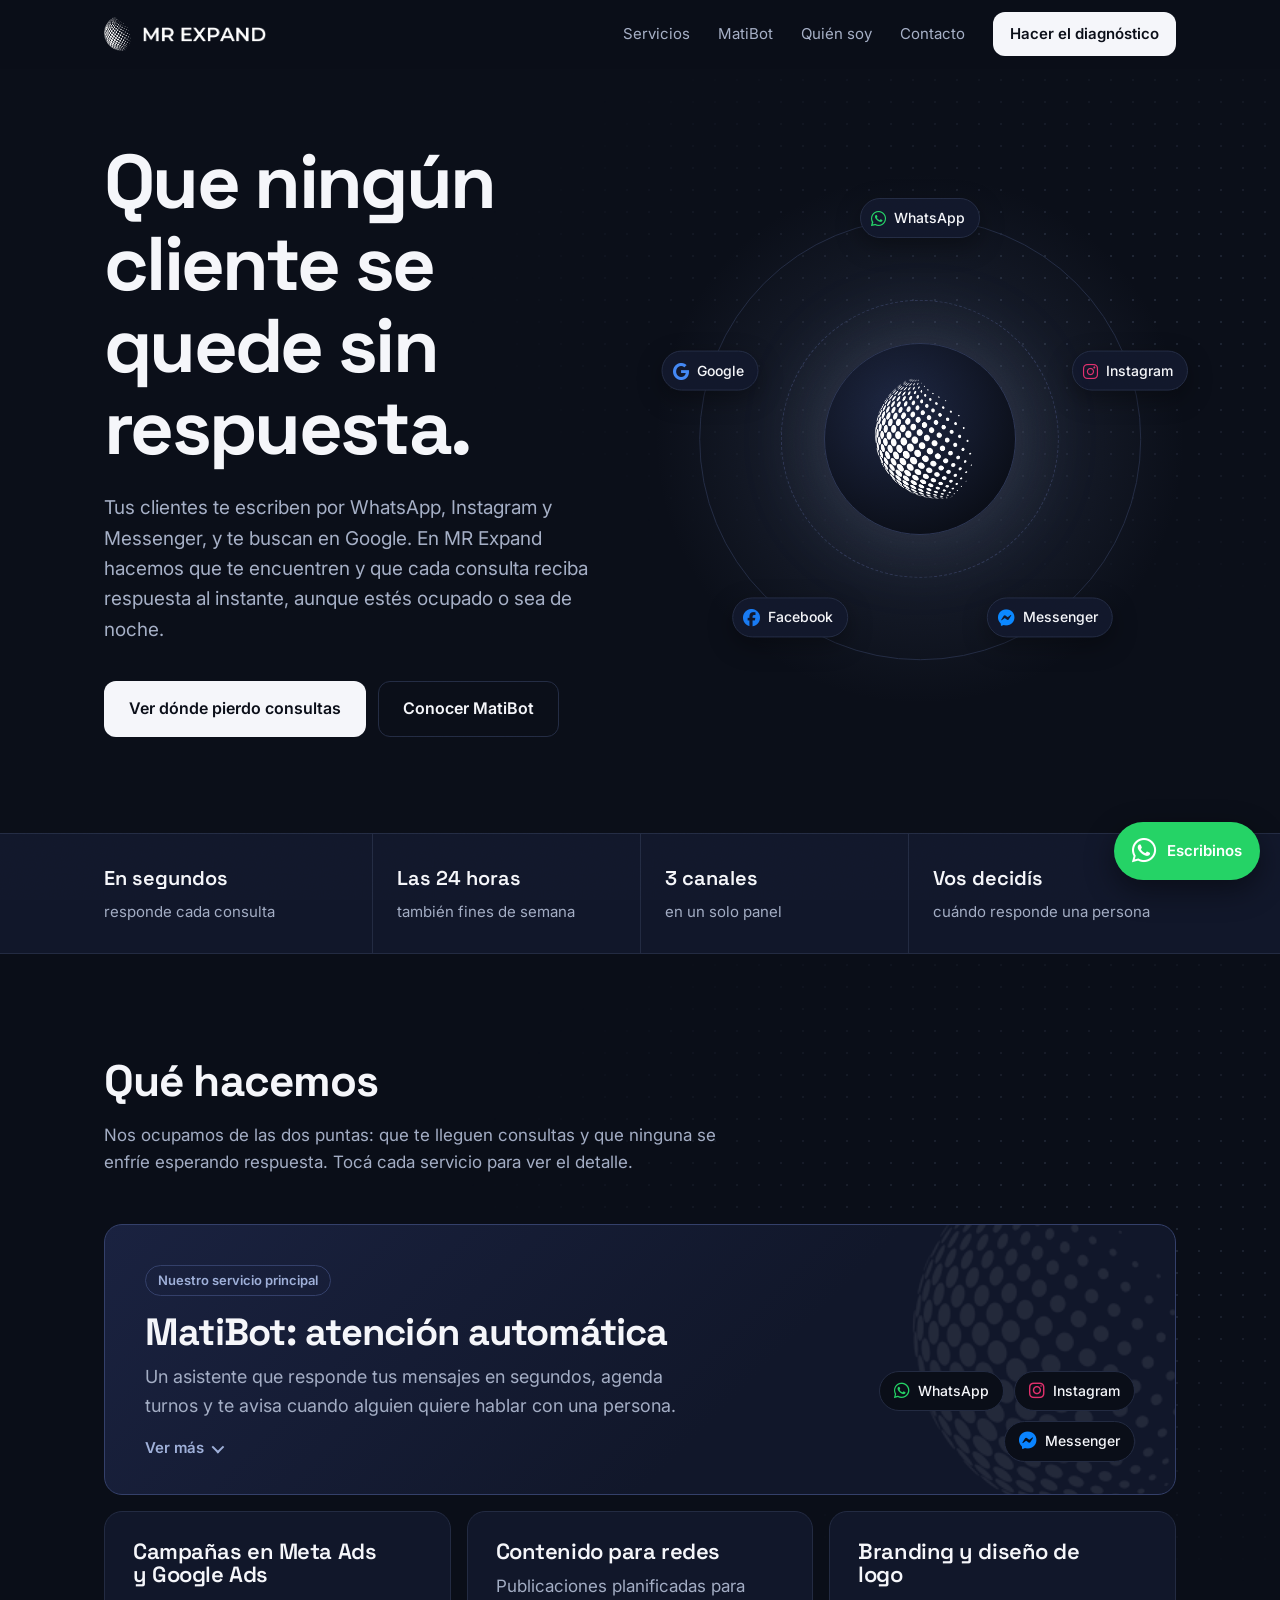
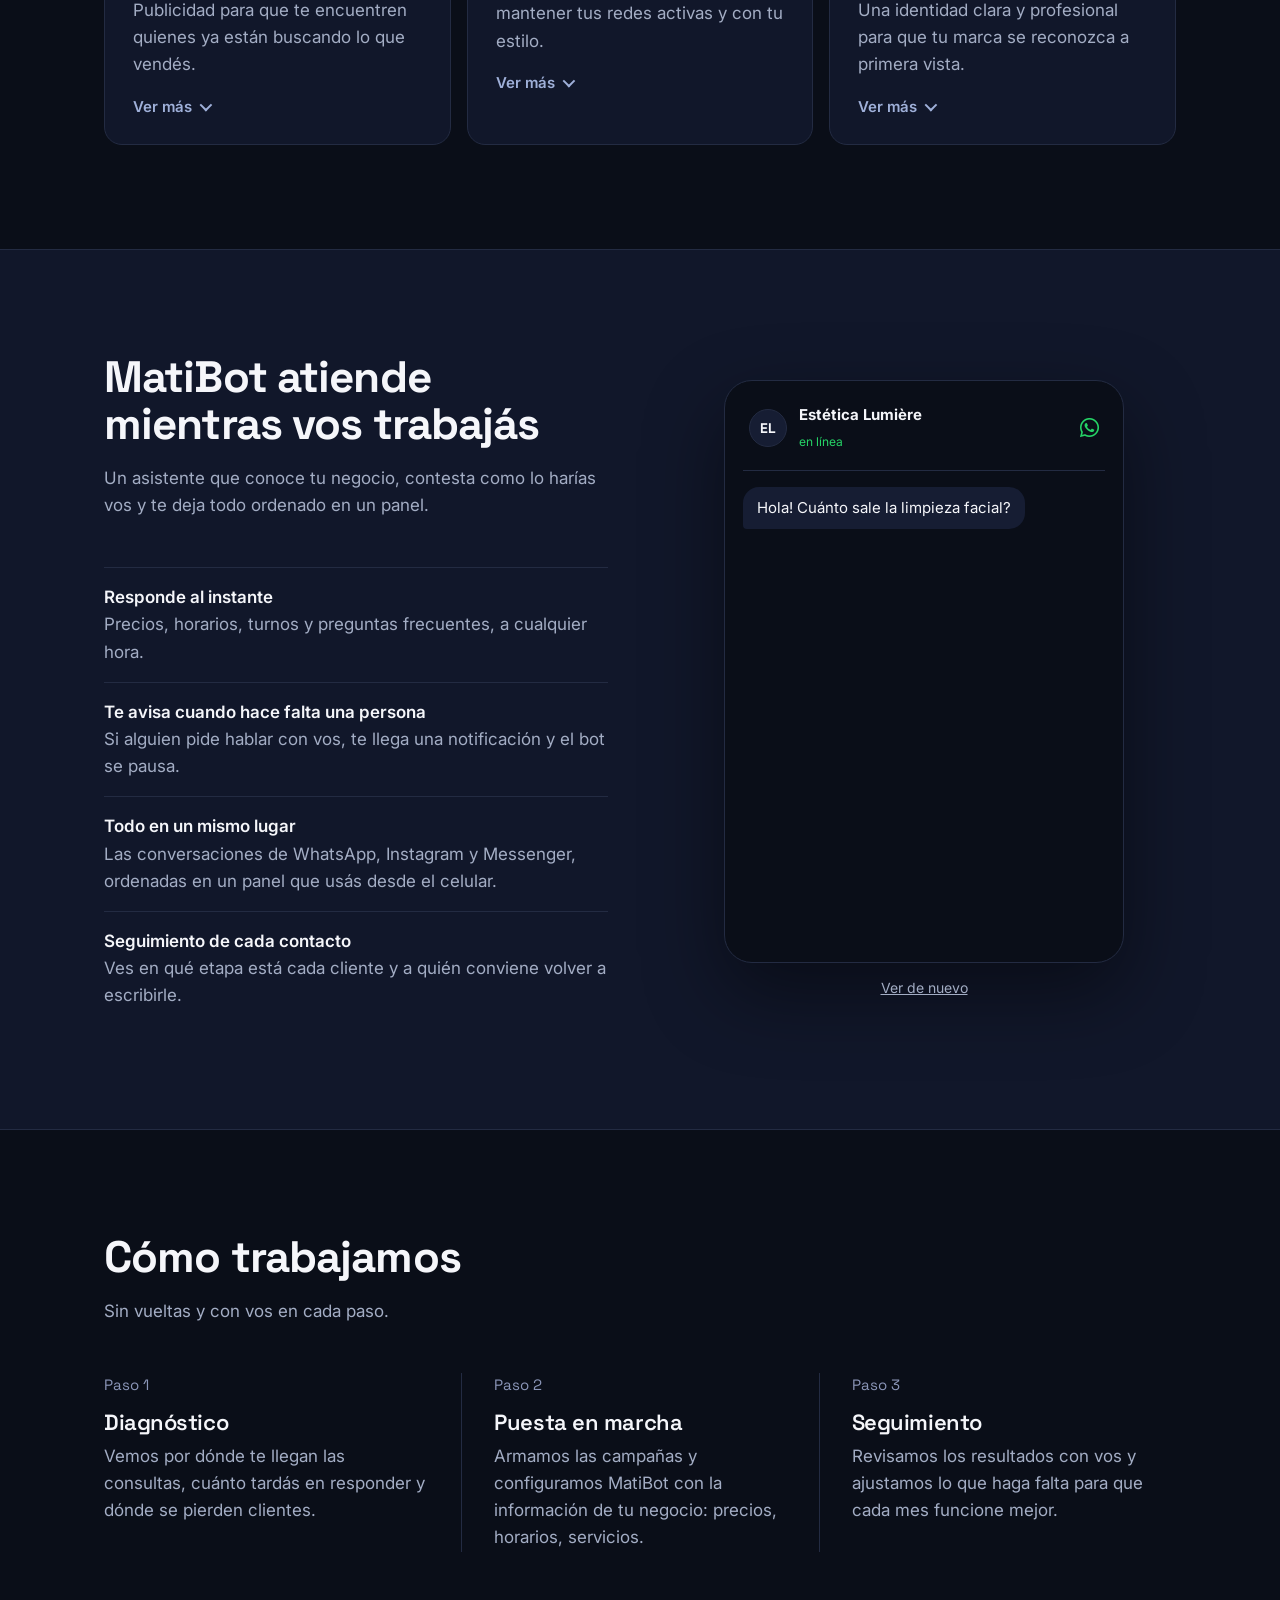
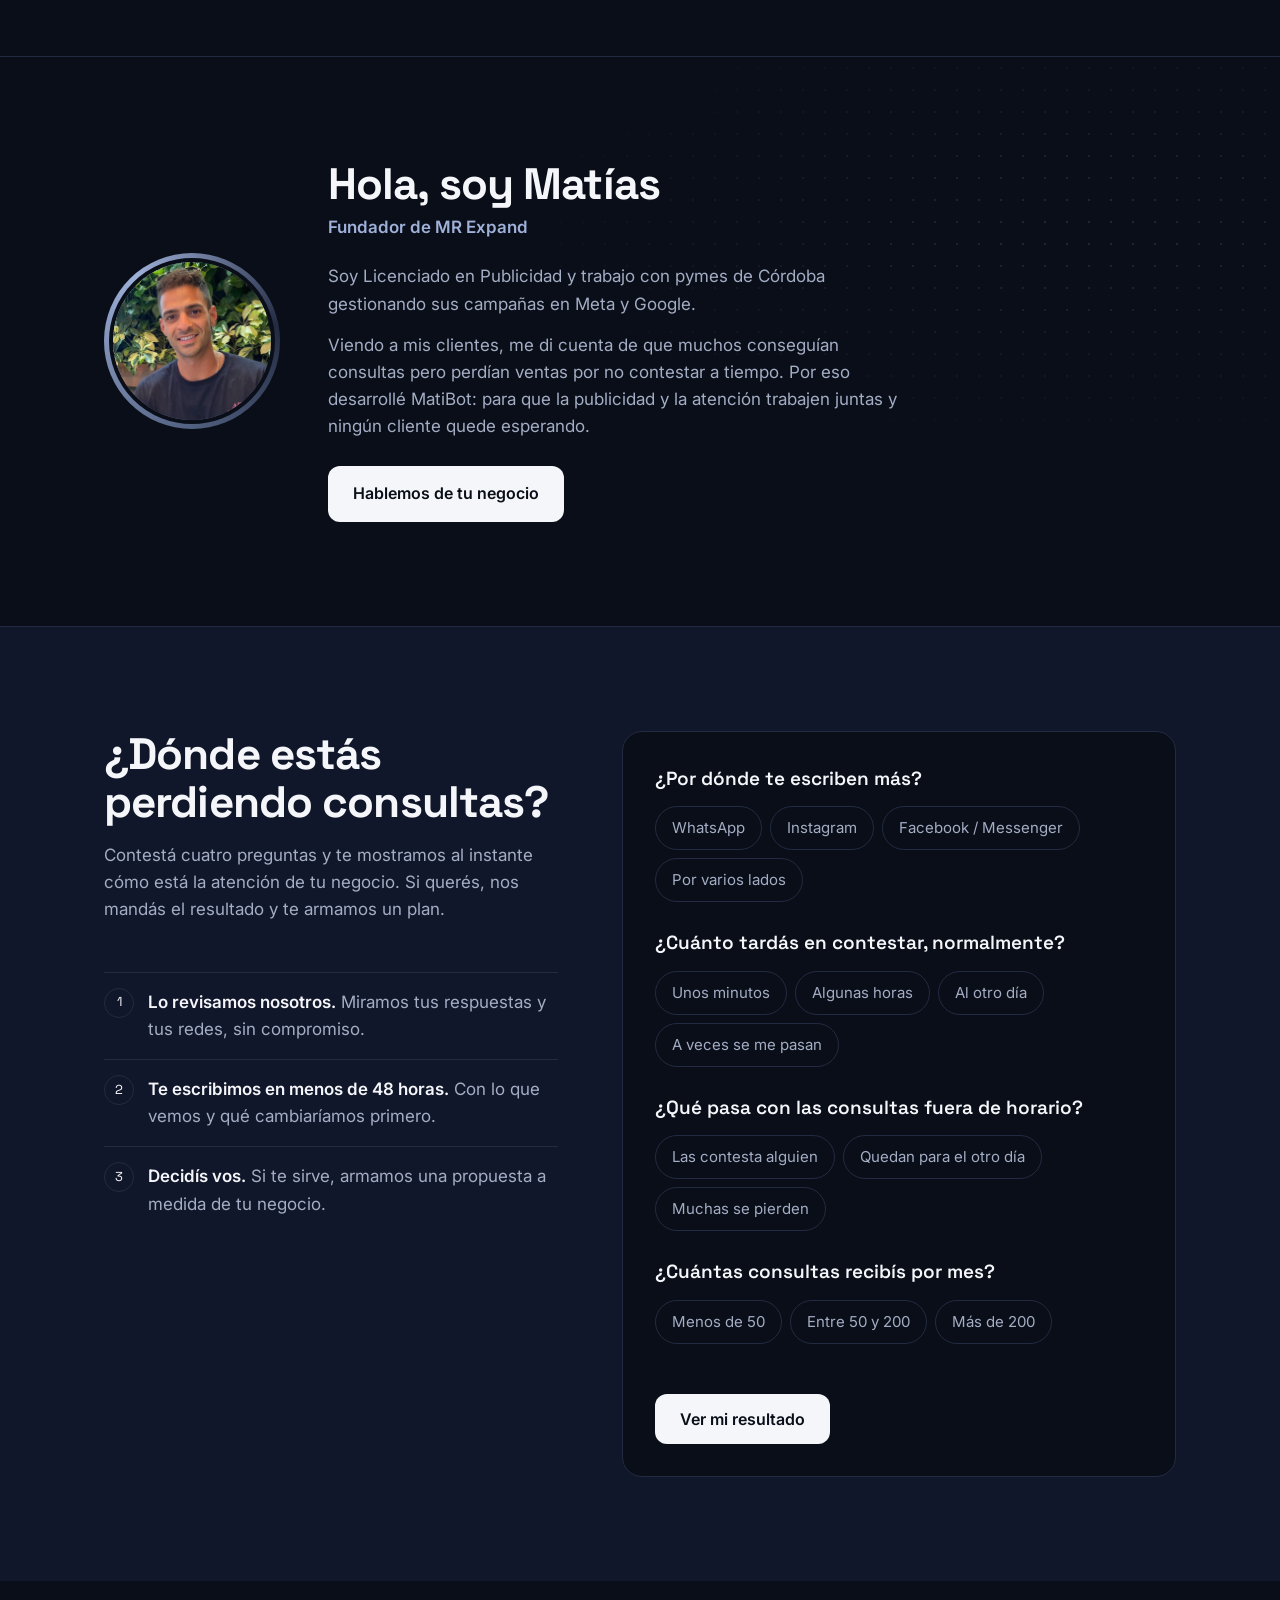
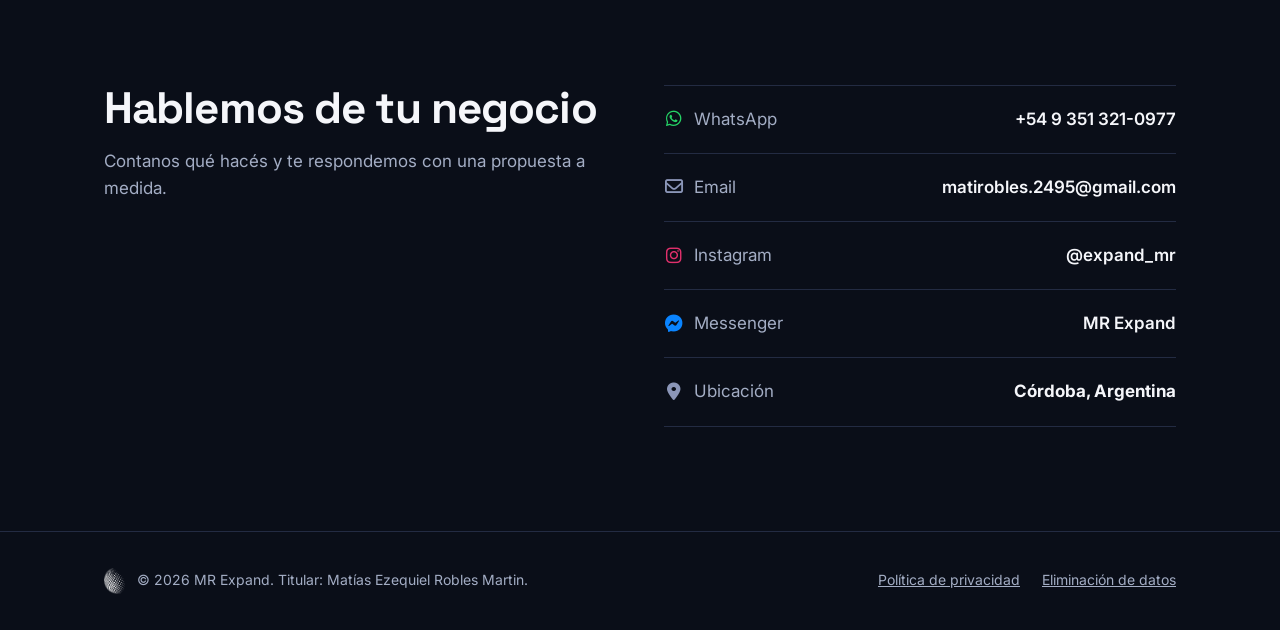
<file: index.html>
<!DOCTYPE html>
<html lang="es">
<head>
<!-- Google Tag Manager -->
<script>(function(w,d,s,l,i){w[l]=w[l]||[];w[l].push({'gtm.start':
new Date().getTime(),event:'gtm.js'});var f=d.getElementsByTagName(s)[0],
j=d.createElement(s),dl=l!='dataLayer'?'&l='+l:'';j.async=true;j.src=
'https://www.googletagmanager.com/gtm.js?id='+i+dl;f.parentNode.insertBefore(j,f);
})(window,document,'script','dataLayer','GTM-M6Z4MGD2');</script>
<!-- End Google Tag Manager -->
<meta charset="UTF-8">
<meta name="viewport" content="width=device-width, initial-scale=1, viewport-fit=cover">
<title>MR Expand · Marketing digital y automatización para pymes</title>
<meta name="description" content="MR Expand es una agencia de marketing digital en Córdoba, Argentina. MatiBot, atención automática por WhatsApp, Instagram y Messenger; campañas en Meta Ads y Google Ads; contenido para redes y branding.">
<meta name="theme-color" content="#0A0E18">
<link rel="icon" type="image/png" href="[data-uri]">
<link rel="preconnect" href="https://fonts.googleapis.com">
<link rel="preconnect" href="https://fonts.gstatic.com" crossorigin>
<link href="https://fonts.googleapis.com/css2?family=Space+Grotesk:wght@500;600;700&family=Inter:wght@400;500;600&display=swap" rel="stylesheet">
<link rel="stylesheet" href="https://cdnjs.cloudflare.com/ajax/libs/font-awesome/6.5.2/css/all.min.css" crossorigin="anonymous" referrerpolicy="no-referrer">
<style>
  :root{
    color-scheme: dark;
    --bg:#0A0E18;
    --surface:#11172A;
    --surface-2:#161D33;
    --line:#232B42;
    --text:#F5F6FA;
    --muted:#A3ADC4;
    --slate:#5B6B8C;
    --mist:#8B96B8;
    --glow:#9FB0D9;
    --wa:#25D366; --ig:#E1306C; --ms:#0A84FF; --fb:#1877F2; --gg:#4285F4;
    --display:"Space Grotesk", "Helvetica Neue", Arial, sans-serif;
    --body:Inter, system-ui, -apple-system, "Segoe UI", Roboto, sans-serif;
  }
  *{box-sizing:border-box;margin:0;padding:0}
  html{scroll-behavior:smooth;scroll-padding-top:80px}
  body{font-family:var(--body);background:var(--bg);color:var(--text);line-height:1.6;font-size:17px;
    padding-bottom:env(safe-area-inset-bottom,0px);-webkit-font-smoothing:antialiased;position:relative}
  /* Textura: grano muy fino sobre toda la página */
  body::after{content:"";position:fixed;inset:0;pointer-events:none;z-index:100;opacity:.07;mix-blend-mode:overlay;
    background-image:url("data:image/svg+xml,%3Csvg xmlns='http://www.w3.org/2000/svg' width='220' height='220'%3E%3Cfilter id='n'%3E%3CfeTurbulence type='fractalNoise' baseFrequency='.85' numOctaves='3' stitchTiles='stitch'/%3E%3CfeColorMatrix values='0 0 0 0 1 0 0 0 0 1 0 0 0 0 1 0 0 0 .9 0'/%3E%3C/filter%3E%3Crect width='100%25' height='100%25' filter='url(%23n)'/%3E%3C/svg%3E")}
  /* Textura: trama de puntos, como el globo del logo */
  .dots{position:relative}
  .dots::before{content:"";position:absolute;inset:0;pointer-events:none;
    background-image:radial-gradient(rgba(159,176,217,.16) 1px, transparent 1.3px);background-size:22px 22px;
    -webkit-mask-image:radial-gradient(ellipse 70% 60% at 85% 30%, #000 0%, transparent 70%);
            mask-image:radial-gradient(ellipse 70% 60% at 85% 30%, #000 0%, transparent 70%)}
  .dots > .wrap{position:relative}
  a{color:inherit}
  :focus-visible{outline:2px solid var(--glow);outline-offset:3px;border-radius:6px}
  .wrap{max-width:1120px;margin:0 auto;padding:0 24px}
  h1,h2,h3{font-family:var(--display);letter-spacing:-.02em;line-height:1.08}
  h2{font-size:clamp(30px,3.8vw,44px);font-weight:700;margin-bottom:16px;max-width:18ch}
  .intro{color:var(--muted);max-width:36em;margin-bottom:48px}
  section{padding:104px 0}

  .btn{display:inline-flex;align-items:center;gap:10px;font-weight:600;font-size:16px;text-decoration:none;
    padding:14px 24px;border-radius:12px;border:1px solid transparent;cursor:pointer;font-family:var(--body)}
  .btn-primary{background:var(--text);color:var(--bg)}
  .btn-primary:hover{background:#DCE2EF}
  .btn-ghost{border-color:var(--line);color:var(--text);background:transparent}
  .btn-ghost:hover{border-color:var(--mist)}

  /* Barra superior */
  .top{position:sticky;top:0;z-index:20;background:rgba(10,14,24,.82);backdrop-filter:blur(12px);
    -webkit-backdrop-filter:blur(12px);border-bottom:1px solid transparent;padding-top:env(safe-area-inset-top,0px)}
  .top.scrolled{border-bottom-color:var(--line)}
  .top .wrap{display:flex;align-items:center;justify-content:space-between;height:68px;gap:20px}
  .logo{display:flex;align-items:center;gap:12px;text-decoration:none}
  .logo .g{height:34px;width:auto}
  .logo .w{height:15px;width:auto}
  .menu{display:flex;align-items:center;gap:28px;font-size:15px}
  .menu a{text-decoration:none;color:var(--muted)}
  .menu a:hover{color:var(--text)}
  .menu .btn{padding:9px 16px;font-size:15px;color:var(--bg)}
  @media (max-width:820px){.menu a:not(.btn){display:none}}
  @media (max-width:420px){.logo .w{display:none}}

  /* Hero */
  .hero{padding:72px 0 96px;overflow:hidden}
  .hero .wrap{display:grid;grid-template-columns:1fr 1fr;gap:48px;align-items:center}
  .hero h1{font-size:clamp(42px,6vw,76px);font-weight:700;margin-bottom:24px;letter-spacing:-.035em}
  .hero .lead{color:var(--muted);font-size:19px;max-width:30em;margin-bottom:36px}
  .actions{display:flex;flex-wrap:wrap;gap:12px}

  /* Órbita */
  .orbit{--s:min(480px,84vw);width:var(--s);height:var(--s);position:relative;margin:0 auto}
  .orbit::before{content:"";position:absolute;inset:-15%;border-radius:50%;
    background:radial-gradient(circle, rgba(91,107,140,.28), transparent 60%)}
  .ring{position:absolute;top:50%;left:50%;border:1px solid var(--line);border-radius:50%;transform:translate(-50%,-50%)}
  .ring.r1{width:58%;height:58%;border-style:dashed;border-color:#2C3552}
  .ring.r2{width:92%;height:92%}
  .spin{position:absolute;inset:0;animation:spin 70s linear infinite}
  .sat{position:absolute;top:50%;left:50%;width:0;height:0;
    transform:rotate(var(--a)) translateX(calc(var(--s) * .46)) rotate(calc(var(--a) * -1))}
  .keep{position:absolute;width:0;height:0;animation:spin 70s linear infinite reverse}
  .chip{position:absolute;transform:translate(-50%,-50%);display:flex;align-items:center;gap:8px;white-space:nowrap;
    background:var(--surface);border:1px solid var(--line);border-radius:999px;padding:8px 14px 8px 10px;
    font-size:14px;font-weight:500;box-shadow:0 8px 24px rgba(0,0,0,.35)}
  .chip i{color:var(--c);font-size:17px}
  .hub{position:absolute;top:50%;left:50%;transform:translate(-50%,-50%);width:40%;aspect-ratio:1;border-radius:50%;
    display:grid;place-items:center;background:radial-gradient(circle at 40% 35%, #1E2742, var(--bg) 75%);
    border:1px solid #2C3552;box-shadow:0 0 90px rgba(159,176,217,.2)}
  .hub img{width:52%;height:auto;margin-left:4%}
  .pulse{position:absolute;top:50%;left:50%;width:40%;aspect-ratio:1;border-radius:50%;border:1px solid var(--glow);
    transform:translate(-50%,-50%);opacity:0;animation:pulse 4s ease-out infinite}
  @keyframes spin{to{transform:rotate(360deg)}}
  @keyframes pulse{0%{opacity:.5;width:40%}100%{opacity:0;width:72%}}

  /* Franja */
  .facts{border-top:1px solid var(--line);border-bottom:1px solid var(--line);background:var(--surface)}
  .facts .wrap{display:grid;grid-template-columns:repeat(4,1fr)}
  .fact{padding:28px 24px;border-left:1px solid var(--line)}
  .fact:first-child{border-left:none;padding-left:0}
  .fact b{display:block;font-family:var(--display);font-size:20px;font-weight:600;margin-bottom:4px}
  .fact span{color:var(--muted);font-size:15px}

  /* Servicios */
  .services{display:grid;grid-template-columns:repeat(3,1fr);gap:16px}
  .service{background:var(--surface);border:1px solid var(--line);border-radius:18px}
  .service[open]{border-color:#34406A}
  .service summary{list-style:none;cursor:pointer;padding:28px 28px 24px;display:block;position:relative}
  .service summary::-webkit-details-marker{display:none}
  .service h3{font-size:22px;font-weight:600;margin-bottom:10px;padding-right:32px}
  .service summary p{color:var(--muted)}
  .more{display:inline-flex;align-items:center;gap:8px;margin-top:16px;color:var(--glow);font-weight:600;font-size:15px}
  .more::after{content:"";width:7px;height:7px;border-right:2px solid currentColor;border-bottom:2px solid currentColor;
    transform:rotate(45deg) translateY(-2px);transition:transform .25s}
  .service[open] .more::after{transform:rotate(-135deg) translate(-2px,0)}
  .service[open] .more span::before{content:"Ver menos"}
  .service:not([open]) .more span::before{content:"Ver más"}
  .detail{padding:0 28px 28px;color:var(--muted);border-top:1px solid var(--line);margin:0 28px;padding:22px 0 28px}
  .detail p{margin-bottom:18px}
  .nets{display:flex;flex-wrap:wrap;gap:10px}
  .net{display:inline-flex;align-items:center;gap:8px;padding:8px 14px;border:1px solid var(--line);border-radius:999px;
    background:var(--bg);color:var(--text);font-size:14px;font-weight:500}
  .net i{font-size:18px;color:var(--c)}
  .net.plain{color:var(--muted)}
  .service.star{grid-column:1 / -1;background:linear-gradient(135deg,#1A2240 0%, var(--surface) 60%);border-color:#34406A;
    position:relative;overflow:hidden}
  .service.star::before{content:"";position:absolute;right:-60px;top:-60px;width:360px;height:360px;pointer-events:none;
    background:url("[data-uri]") no-repeat center/contain;opacity:.08}
  .service.star summary{padding:40px 40px 32px;display:grid;grid-template-columns:1.2fr .8fr;gap:32px;align-items:end}
  .service.star h3{font-size:clamp(28px,3.2vw,38px);font-weight:700}
  .service.star summary p{font-size:18px;max-width:34em}
  .badge{display:inline-block;font-size:13px;font-weight:600;color:var(--glow);border:1px solid #34406A;border-radius:999px;
    padding:4px 12px;margin-bottom:16px}
  .star .nets{justify-content:flex-end}
  .service.star .detail{margin:0 40px}

  /* MatiBot */
  .bot{background:var(--surface);border-top:1px solid var(--line);border-bottom:1px solid var(--line)}
  .bot .wrap{display:grid;grid-template-columns:1fr 1fr;gap:64px;align-items:center}
  .features{list-style:none;margin-top:8px}
  .features li{padding:16px 0;border-top:1px solid var(--line);color:var(--muted)}
  .features li b{color:var(--text);font-weight:600;display:block}
  .phone{background:var(--bg);border:1px solid var(--line);border-radius:28px;padding:18px;max-width:400px;margin:0 auto;
    box-shadow:0 30px 80px rgba(0,0,0,.45)}
  .phone-head{display:flex;align-items:center;gap:12px;padding:4px 6px 16px;border-bottom:1px solid var(--line);margin-bottom:16px}
  .avatar{width:38px;height:38px;border-radius:50%;background:var(--surface-2);display:grid;place-items:center;
    font-family:var(--display);font-weight:700;font-size:14px;border:1px solid var(--line)}
  .phone-head b{display:block;font-size:15px}
  .phone-head small{color:var(--wa);font-size:12px}
  .phone-head .fa-whatsapp{margin-left:auto;color:var(--wa);font-size:22px}
  .thread{min-height:340px;display:flex;flex-direction:column;gap:10px;font-size:15px}
  .msg{max-width:84%;padding:10px 14px;border-radius:16px;line-height:1.45}
  .msg.in{background:var(--surface-2);border-bottom-left-radius:4px;align-self:flex-start}
  .msg.out{background:var(--slate);border-bottom-right-radius:4px;align-self:flex-end}
  .msg.note{align-self:center;background:transparent;border:1px dashed #3A4566;color:var(--muted);font-size:13px;text-align:center}
  .typing{align-self:flex-end;display:flex;gap:4px;padding:12px 14px;background:var(--slate);border-radius:16px;border-bottom-right-radius:4px}
  .typing i{width:6px;height:6px;border-radius:50%;background:#fff;opacity:.5;animation:blink 1s infinite}
  .typing i:nth-child(2){animation-delay:.15s}.typing i:nth-child(3){animation-delay:.3s}
  @keyframes blink{50%{opacity:1}}
  .js .thread .msg{opacity:0;transform:translateY(6px);transition:opacity .35s, transform .35s}
  .js .thread .msg.show{opacity:1;transform:none}
  .replay{display:block;margin:14px auto 0;background:none;border:none;color:var(--muted);font:inherit;font-size:14px;cursor:pointer;text-decoration:underline}

  /* Proceso */
  .steps{display:grid;grid-template-columns:repeat(3,1fr)}
  .step{padding:0 32px 0 0}
  .step + .step{padding-left:32px;border-left:1px solid var(--line)}
  .step em{font-style:normal;font-family:var(--display);color:var(--mist);font-size:15px;display:block;margin-bottom:14px}
  .step h3{font-size:22px;font-weight:600;margin-bottom:8px}
  .step p{color:var(--muted)}

  /* Fundador */
  .founder{border-top:1px solid var(--line)}
  .founder .wrap{display:grid;grid-template-columns:auto 1fr;gap:48px;align-items:center}
  .portrait{position:relative;width:176px;height:176px;border-radius:50%;padding:5px;
    background:conic-gradient(from 200deg, #5B6B8C, #9FB0D9, #232B42, #5B6B8C)}
  .portrait img{display:block;width:166px;height:166px;object-fit:cover;object-position:50% 30%;border-radius:50%;border:4px solid var(--bg)}
  
  .founder h2{margin-bottom:6px}
  .role{color:var(--glow);font-weight:600;margin-bottom:22px}
  .founder p.bio{color:var(--muted);max-width:34em;margin-bottom:14px}
  .founder .actions{margin-top:26px}

  /* Diagnóstico */
  .diag{background:var(--surface);border-top:1px solid var(--line)}
  .diag .wrap{display:grid;grid-template-columns:.9fr 1.1fr;gap:64px;align-items:start}
  .after{list-style:none;margin-top:8px;counter-reset:a}
  .after li{counter-increment:a;padding:16px 0 16px 44px;border-top:1px solid var(--line);position:relative;color:var(--muted)}
  .after li::before{content:counter(a);position:absolute;left:0;top:15px;width:28px;height:28px;border-radius:50%;
    border:1px solid var(--line);display:grid;place-items:center;font-size:13px;color:var(--text);font-family:var(--display)}
  .after b{color:var(--text);font-weight:600}
  .quiz{background:var(--bg);border:1px solid var(--line);border-radius:20px;padding:32px}
  .q{border:none;margin-bottom:26px}
  .q legend{font-family:var(--display);font-weight:600;font-size:19px;margin-bottom:12px}
  .opts{display:flex;flex-wrap:wrap;gap:8px}
  .opts label{position:relative}
  .opts input{position:absolute;opacity:0;pointer-events:none}
  .opts span{display:inline-block;padding:9px 16px;border:1px solid var(--line);border-radius:999px;font-size:15px;cursor:pointer;color:var(--muted)}
  .opts span:hover{border-color:var(--mist);color:var(--text)}
  .opts input:checked + span{background:var(--text);color:var(--bg);border-color:var(--text);font-weight:600}
  .opts input:focus-visible + span{outline:2px solid var(--glow);outline-offset:2px}
  .field{display:block;margin-bottom:22px}
  .field span{display:block;font-family:var(--display);font-weight:600;font-size:19px;margin-bottom:10px}
  .field input{width:100%;background:var(--surface);border:1px solid var(--line);border-radius:12px;padding:13px 14px;
    color:var(--text);font:inherit;font-size:16px}
  .field input:focus{outline:2px solid var(--glow);outline-offset:1px}
  .err{color:#F0A0A0;font-size:14px;margin:-6px 0 16px;min-height:1em}
  .result{display:none;margin-top:8px;border-top:1px solid var(--line);padding-top:24px}
  .result.on{display:block}
  .result h3{font-size:24px;font-weight:600;margin-bottom:10px}
  .result p{color:var(--muted);margin-bottom:20px}
  .meter{height:8px;border-radius:99px;background:var(--surface-2);overflow:hidden;margin-bottom:18px}
  .meter i{display:block;height:100%;width:0;border-radius:99px;background:linear-gradient(90deg,var(--slate),var(--glow));transition:width .8s ease}

  /* Contacto */
  .contact .wrap{display:grid;grid-template-columns:1fr 1fr;gap:48px;align-items:start}
  .channels{list-style:none}
  .channels li{display:flex;justify-content:space-between;align-items:center;gap:16px;flex-wrap:wrap;padding:20px 0;border-bottom:1px solid var(--line)}
  .channels li:first-child{border-top:1px solid var(--line)}
  .channels span{color:var(--muted);display:inline-flex;align-items:center;gap:10px}
  .channels span i{font-size:18px;color:var(--c,var(--mist));width:20px;text-align:center}
  .channels a{font-weight:600;text-decoration:none}
  .channels a:hover{text-decoration:underline}

  .wa-float{position:fixed;right:20px;bottom:calc(20px + env(safe-area-inset-bottom,0px));z-index:120;
    display:flex;align-items:center;gap:10px;height:58px;padding:0 18px;border-radius:999px;background:#25D366;color:#fff;
    text-decoration:none;font-weight:600;font-size:15px;box-shadow:0 10px 30px rgba(0,0,0,.45)}
  .wa-float i{font-size:28px}
  .wa-float span{display:none}
  .wa-float:hover{background:#1EBE5A}
  @media (min-width:900px){.wa-float span{display:inline}}
  footer{border-top:1px solid var(--line);padding:36px 0;font-size:14px;color:var(--muted)}
  footer .wrap{display:flex;justify-content:space-between;align-items:center;gap:20px;flex-wrap:wrap}
  footer .brand{display:flex;align-items:center;gap:12px}
  footer .brand img{height:26px;width:auto}
  footer nav{display:flex;gap:22px;flex-wrap:wrap}
  footer a:hover{color:var(--text)}

  @media (max-width:900px){
    .hero .wrap,.bot .wrap,.diag .wrap,.contact .wrap,.founder .wrap{grid-template-columns:1fr}
    .hero{padding-top:40px}
    .orbit{--s:min(420px,88vw)}
    .facts .wrap{grid-template-columns:1fr 1fr}
    .fact{padding:22px 18px}
    .fact:nth-child(odd){border-left:none;padding-left:0}
    .fact:nth-child(n+3){border-top:1px solid var(--line)}
    .services{grid-template-columns:1fr}
    .service.star summary{grid-template-columns:1fr;padding:28px}
    .service.star .detail{margin:0 28px}
    .star .nets{justify-content:flex-start}
    .steps{grid-template-columns:1fr}
    .step,.step + .step{padding:24px 0;border-left:none;border-top:1px solid var(--line)}
    .founder .wrap{gap:40px}
    .founder .wrap{grid-template-columns:1fr}
    section{padding:72px 0}
    .quiz{padding:24px}
    .chip{font-size:13px;padding:6px 11px 6px 8px}
  }
  @media (prefers-reduced-motion:reduce){
    html{scroll-behavior:auto}
    .spin,.keep,.pulse,.typing i{animation:none}
    .js .thread .msg{transition:none}
  }
</style>
</head>
<body>
<!-- Google Tag Manager (noscript) -->
<noscript><iframe src="https://www.googletagmanager.com/ns.html?id=GTM-M6Z4MGD2"
height="0" width="0" style="display:none;visibility:hidden"></iframe></noscript>
<!-- End Google Tag Manager (noscript) -->

<header class="top" id="top">
  <div class="wrap">
    <a class="logo" href="./" aria-label="MR Expand, inicio">
      <img class="g" src="[data-uri]" alt="">
      <img class="w" src="[data-uri]" alt="MR Expand">
    </a>
    <nav class="menu" aria-label="Principal">
      <a href="#servicios">Servicios</a>
      <a href="#matibot">MatiBot</a>
      <a href="#nosotros">Quién soy</a>
      <a href="#contacto">Contacto</a>
      <a class="btn btn-primary" href="#diagnostico">Hacer el diagnóstico</a>
    </nav>
  </div>
</header>

<main>
  <section class="hero dots" aria-labelledby="titulo">
    <div class="wrap">
      <div>
        <h1 id="titulo">Que ningún cliente se quede sin respuesta.</h1>
        <p class="lead">Tus clientes te escriben por WhatsApp, Instagram y Messenger, y te buscan en Google. En MR Expand hacemos que te encuentren y que cada consulta reciba respuesta al instante, aunque estés ocupado o sea de noche.</p>
        <div class="actions">
          <a class="btn btn-primary" href="#diagnostico">Ver dónde pierdo consultas</a>
          <a class="btn btn-ghost" href="#matibot">Conocer MatiBot</a>
        </div>
      </div>

      <div class="orbit" role="img" aria-label="MR Expand al centro, conectado con WhatsApp, Instagram, Messenger, Facebook y Google">
        <div class="ring r2"></div>
        <div class="ring r1"></div>
        <div class="pulse"></div>
        <div class="spin" aria-hidden="true">
          <div class="sat" style="--a:-90deg"><div class="keep"><div class="chip" style="--c:var(--wa)"><i class="fa-brands fa-whatsapp"></i>WhatsApp</div></div></div>
          <div class="sat" style="--a:-18deg"><div class="keep"><div class="chip" style="--c:var(--ig)"><i class="fa-brands fa-instagram"></i>Instagram</div></div></div>
          <div class="sat" style="--a:54deg"><div class="keep"><div class="chip" style="--c:var(--ms)"><i class="fa-brands fa-facebook-messenger"></i>Messenger</div></div></div>
          <div class="sat" style="--a:126deg"><div class="keep"><div class="chip" style="--c:var(--fb)"><i class="fa-brands fa-facebook"></i>Facebook</div></div></div>
          <div class="sat" style="--a:198deg"><div class="keep"><div class="chip" style="--c:var(--gg)"><i class="fa-brands fa-google"></i>Google</div></div></div>
        </div>
        <div class="hub" aria-hidden="true"><img src="[data-uri]" alt=""></div>
      </div>
    </div>
  </section>

  <div class="facts">
    <div class="wrap">
      <div class="fact"><b>En segundos</b><span>responde cada consulta</span></div>
      <div class="fact"><b>Las 24 horas</b><span>también fines de semana</span></div>
      <div class="fact"><b>3 canales</b><span>en un solo panel</span></div>
      <div class="fact"><b>Vos decidís</b><span>cuándo responde una persona</span></div>
    </div>
  </div>

  <section id="servicios" class="dots" aria-labelledby="t-servicios">
    <div class="wrap">
      <h2 id="t-servicios">Qué hacemos</h2>
      <p class="intro">Nos ocupamos de las dos puntas: que te lleguen consultas y que ninguna se enfríe esperando respuesta. Tocá cada servicio para ver el detalle.</p>
      <div class="services">

        <details class="service star">
          <summary>
            <div>
              <span class="badge">Nuestro servicio principal</span>
              <h3>MatiBot: atención automática</h3>
              <p>Un asistente que responde tus mensajes en segundos, agenda turnos y te avisa cuando alguien quiere hablar con una persona.</p>
              <span class="more"><span></span></span>
            </div>
            <div class="nets" aria-label="Canales">
              <span class="net" style="--c:var(--wa)"><i class="fa-brands fa-whatsapp"></i>WhatsApp</span>
              <span class="net" style="--c:var(--ig)"><i class="fa-brands fa-instagram"></i>Instagram</span>
              <span class="net" style="--c:var(--ms)"><i class="fa-brands fa-facebook-messenger"></i>Messenger</span>
            </div>
          </summary>
          <div class="detail">
            <p>Lo configuramos con la información de tu negocio: precios, horarios, servicios y la forma en que hablás con tus clientes. Responde preguntas frecuentes, toma datos, agenda turnos y manda recordatorios. Todas las conversaciones quedan ordenadas en un panel que usás desde el celular, y cuando alguien pide hablar con una persona, el bot se pausa y te llega un aviso.</p>
            <a class="btn btn-ghost" href="#matibot">Ver una conversación de ejemplo</a>
          </div>
        </details>

        <details class="service">
          <summary>
            <h3>Campañas en Meta Ads y Google Ads</h3>
            <p>Publicidad para que te encuentren quienes ya están buscando lo que vendés.</p>
            <span class="more"><span></span></span>
          </summary>
          <div class="detail">
            <p>Armamos y gestionamos campañas pensadas para generar consultas y ventas reales, no solo likes. Definimos el público, creamos los anuncios, medimos los resultados y ajustamos cada semana.</p>
            <div class="nets">
              <span class="net" style="--c:var(--fb)"><i class="fa-brands fa-facebook"></i>Facebook</span>
              <span class="net" style="--c:var(--ig)"><i class="fa-brands fa-instagram"></i>Instagram</span>
              <span class="net" style="--c:var(--gg)"><i class="fa-brands fa-google"></i>Google</span>
            </div>
          </div>
        </details>

        <details class="service">
          <summary>
            <h3>Contenido para redes</h3>
            <p>Publicaciones planificadas para mantener tus redes activas y con tu estilo.</p>
            <span class="more"><span></span></span>
          </summary>
          <div class="detail">
            <p>Armamos un calendario de publicaciones, diseñamos las piezas y escribimos los textos, para que tus redes muestren lo que hacés de forma constante y profesional.</p>
            <div class="nets">
              <span class="net" style="--c:var(--ig)"><i class="fa-brands fa-instagram"></i>Instagram</span>
              <span class="net" style="--c:var(--fb)"><i class="fa-brands fa-facebook"></i>Facebook</span>
            </div>
          </div>
        </details>

        <details class="service">
          <summary>
            <h3>Branding y diseño de logo</h3>
            <p>Una identidad clara y profesional para que tu marca se reconozca a primera vista.</p>
            <span class="more"><span></span></span>
          </summary>
          <div class="detail">
            <p>Diseñamos tu logo y definimos colores y tipografías, con las aplicaciones que vas a usar todos los días: perfil de redes, portadas, tarjetas y plantillas.</p>
            <div class="nets">
              <span class="net plain"><i class="fa-solid fa-pen-nib" style="color:var(--glow)"></i>Logo</span>
              <span class="net plain"><i class="fa-solid fa-palette" style="color:var(--glow)"></i>Colores y tipografías</span>
              <span class="net plain"><i class="fa-solid fa-id-card" style="color:var(--glow)"></i>Aplicaciones</span>
            </div>
          </div>
        </details>

      </div>
    </div>
  </section>

  <section class="bot" id="matibot" aria-labelledby="t-bot">
    <div class="wrap">
      <div>
        <h2 id="t-bot">MatiBot atiende mientras vos trabajás</h2>
        <p class="intro">Un asistente que conoce tu negocio, contesta como lo harías vos y te deja todo ordenado en un panel.</p>
        <ul class="features">
          <li><b>Responde al instante</b>Precios, horarios, turnos y preguntas frecuentes, a cualquier hora.</li>
          <li><b>Te avisa cuando hace falta una persona</b>Si alguien pide hablar con vos, te llega una notificación y el bot se pausa.</li>
          <li><b>Todo en un mismo lugar</b>Las conversaciones de WhatsApp, Instagram y Messenger, ordenadas en un panel que usás desde el celular.</li>
          <li><b>Seguimiento de cada contacto</b>Ves en qué etapa está cada cliente y a quién conviene volver a escribirle.</li>
        </ul>
      </div>

      <div>
        <div class="phone" aria-label="Ejemplo de conversación atendida por MatiBot">
          <div class="phone-head">
            <div class="avatar" aria-hidden="true">EL</div>
            <div><b>Estética Lumière</b><small>en línea</small></div>
            <i class="fa-brands fa-whatsapp" aria-hidden="true"></i>
          </div>
          <div class="thread" id="thread">
            <div class="msg in">Hola! Cuánto sale la limpieza facial?</div>
            <div class="msg out">¡Hola! La limpieza facial profunda sale $25.000 y dura una hora. ¿Querés que te reserve un turno?</div>
            <div class="msg in">Sí, el sábado a la mañana puede ser?</div>
            <div class="msg out">El sábado tengo lugar a las 10:00 y a las 11:30. ¿Cuál te queda mejor?</div>
            <div class="msg in">10 perfecto</div>
            <div class="msg out">Listo, te agendé el sábado a las 10:00. El viernes te mando un recordatorio.</div>
            <div class="msg note">23:47 · Respondido en segundos, sin que nadie esté conectado</div>
          </div>
        </div>
        <button class="replay" id="replay" type="button" hidden>Ver de nuevo</button>
      </div>
    </div>
  </section>

  <section aria-labelledby="t-proceso">
    <div class="wrap">
      <h2 id="t-proceso">Cómo trabajamos</h2>
      <p class="intro">Sin vueltas y con vos en cada paso.</p>
      <div class="steps">
        <div class="step">
          <em>Paso 1</em>
          <h3>Diagnóstico</h3>
          <p>Vemos por dónde te llegan las consultas, cuánto tardás en responder y dónde se pierden clientes.</p>
        </div>
        <div class="step">
          <em>Paso 2</em>
          <h3>Puesta en marcha</h3>
          <p>Armamos las campañas y configuramos MatiBot con la información de tu negocio: precios, horarios, servicios.</p>
        </div>
        <div class="step">
          <em>Paso 3</em>
          <h3>Seguimiento</h3>
          <p>Revisamos los resultados con vos y ajustamos lo que haga falta para que cada mes funcione mejor.</p>
        </div>
      </div>
    </div>
  </section>

  <section class="founder dots" id="nosotros" aria-labelledby="t-founder">
    <div class="wrap">
      <div class="portrait"><img src="[data-uri]" alt="Matías Robles, fundador de MR Expand" width="640" height="640" loading="lazy"></div>
      <div>
        <h2 id="t-founder">Hola, soy Matías</h2>
        <p class="role">Fundador de MR Expand</p>
        <p class="bio">Soy Licenciado en Publicidad y trabajo con pymes de Córdoba gestionando sus campañas en Meta y Google.</p>
        <p class="bio">Viendo a mis clientes, me di cuenta de que muchos conseguían consultas pero perdían ventas por no contestar a tiempo. Por eso desarrollé MatiBot: para que la publicidad y la atención trabajen juntas y ningún cliente quede esperando.</p>
        <div class="actions">
          <a class="btn btn-primary" href="#contacto">Hablemos de tu negocio</a>
        </div>
      </div>
    </div>
  </section>

  <section class="diag" id="diagnostico" aria-labelledby="t-diag">
    <div class="wrap">
      <div>
        <h2 id="t-diag">¿Dónde estás perdiendo consultas?</h2>
        <p class="intro">Contestá cuatro preguntas y te mostramos al instante cómo está la atención de tu negocio. Si querés, nos mandás el resultado y te armamos un plan.</p>
        <ul class="after" aria-label="Qué pasa después de enviarlo">
          <li><b>Lo revisamos nosotros.</b> Miramos tus respuestas y tus redes, sin compromiso.</li>
          <li><b>Te escribimos en menos de 48 horas.</b> Con lo que vemos y qué cambiaríamos primero.</li>
          <li><b>Decidís vos.</b> Si te sirve, armamos una propuesta a medida de tu negocio.</li>
        </ul>
      </div>

      <form class="quiz" id="quiz" novalidate>
        <fieldset class="q">
          <legend>¿Por dónde te escriben más?</legend>
          <div class="opts">
            <label><input type="radio" name="canal" value="WhatsApp"><span>WhatsApp</span></label>
            <label><input type="radio" name="canal" value="Instagram"><span>Instagram</span></label>
            <label><input type="radio" name="canal" value="Facebook / Messenger"><span>Facebook / Messenger</span></label>
            <label><input type="radio" name="canal" value="Por varios lados"><span>Por varios lados</span></label>
          </div>
        </fieldset>
        <fieldset class="q">
          <legend>¿Cuánto tardás en contestar, normalmente?</legend>
          <div class="opts">
            <label><input type="radio" name="tiempo" value="0" data-t="Unos minutos"><span>Unos minutos</span></label>
            <label><input type="radio" name="tiempo" value="1" data-t="Algunas horas"><span>Algunas horas</span></label>
            <label><input type="radio" name="tiempo" value="2" data-t="Al otro día"><span>Al otro día</span></label>
            <label><input type="radio" name="tiempo" value="3" data-t="A veces se me pasan"><span>A veces se me pasan</span></label>
          </div>
        </fieldset>
        <fieldset class="q">
          <legend>¿Qué pasa con las consultas fuera de horario?</legend>
          <div class="opts">
            <label><input type="radio" name="noche" value="0" data-t="Las contesta alguien"><span>Las contesta alguien</span></label>
            <label><input type="radio" name="noche" value="2" data-t="Quedan para el otro día"><span>Quedan para el otro día</span></label>
            <label><input type="radio" name="noche" value="3" data-t="Muchas se pierden"><span>Muchas se pierden</span></label>
          </div>
        </fieldset>
        <fieldset class="q">
          <legend>¿Cuántas consultas recibís por mes?</legend>
          <div class="opts">
            <label><input type="radio" name="volumen" value="0" data-t="Menos de 50"><span>Menos de 50</span></label>
            <label><input type="radio" name="volumen" value="1" data-t="Entre 50 y 200"><span>Entre 50 y 200</span></label>
            <label><input type="radio" name="volumen" value="2" data-t="Más de 200"><span>Más de 200</span></label>
          </div>
        </fieldset>
        <p class="err" id="err" role="alert"></p>
        <button class="btn btn-primary" type="submit">Ver mi resultado</button>

        <div class="result" id="result" aria-live="polite">
          <div class="meter" aria-hidden="true"><i id="meter"></i></div>
          <h3 id="r-title"></h3>
          <p id="r-text"></p>
          <label class="field"><span>¿Cómo se llama tu negocio?</span><input id="negocio" type="text" autocomplete="organization" placeholder="Ej.: Estética Lumière"></label>
          <div class="actions">
            <a class="btn btn-primary" id="send-wa" href="#"><i class="fa-brands fa-whatsapp"></i>Enviar por WhatsApp</a>
            <a class="btn btn-ghost" id="send" href="#">Enviar por mail</a>
          </div>
        </div>
      </form>
    </div>
  </section>

  <section class="contact" id="contacto" aria-labelledby="t-contacto">
    <div class="wrap">
      <div>
        <h2 id="t-contacto">Hablemos de tu negocio</h2>
        <p class="intro">Contanos qué hacés y te respondemos con una propuesta a medida.</p>
      </div>
      <ul class="channels">
        <li><span style="--c:var(--wa)"><i class="fa-brands fa-whatsapp"></i>WhatsApp</span><a href="https://wa.me/5493513210977?text=Hola%2C%20vengo%20de%20la%20web%20de%20MR%20Expand" target="_blank" rel="noopener">+54 9 351 321-0977</a></li>
        <li><span><i class="fa-regular fa-envelope"></i>Email</span><a href="mailto:matirobles.2495@gmail.com">matirobles.2495@gmail.com</a></li>
        <li><span style="--c:var(--ig)"><i class="fa-brands fa-instagram"></i>Instagram</span><a href="https://www.instagram.com/expand_mr/" target="_blank" rel="noopener">@expand_mr</a></li>
        <li><span style="--c:var(--ms)"><i class="fa-brands fa-facebook-messenger"></i>Messenger</span><a href="https://m.me/671907219344800" target="_blank" rel="noopener">MR Expand</a></li>
        <li><span><i class="fa-solid fa-location-dot"></i>Ubicación</span><strong>Córdoba, Argentina</strong></li>
      </ul>
    </div>
  </section>
</main>

<footer>
  <div class="wrap">
    <div class="brand"><img src="[data-uri]" alt=""><span>© 2026 MR Expand. Titular: Matías Ezequiel Robles Martin.</span></div>
    <nav aria-label="Legal">
      <a href="privacidad.html">Política de privacidad</a>
      <a href="eliminacion-datos.html">Eliminación de datos</a>
    </nav>
  </div>
</footer>

<a class="wa-float" href="https://wa.me/5493513210977?text=Hola%2C%20vengo%20de%20la%20web%20de%20MR%20Expand" target="_blank" rel="noopener" aria-label="Escribinos por WhatsApp"><i class="fa-brands fa-whatsapp"></i><span>Escribinos</span></a>

<script>
(function(){
  document.documentElement.classList.add('js');
  var reduce = window.matchMedia('(prefers-reduced-motion: reduce)').matches;

  var top = document.getElementById('top');
  window.addEventListener('scroll', function(){ top.classList.toggle('scrolled', window.scrollY > 8); }, {passive:true});

  // Conversación animada
  var thread = document.getElementById('thread');
  var msgs = Array.prototype.slice.call(thread.querySelectorAll('.msg'));
  var replay = document.getElementById('replay');
  var timers = [];
  function showAll(){ msgs.forEach(function(m){ m.classList.add('show'); }); }
  function play(){
    timers.forEach(clearTimeout); timers = [];
    msgs.forEach(function(m){ m.classList.remove('show'); });
    var old = thread.querySelector('.typing'); if (old) old.remove();
    replay.hidden = true;
    var t = 300;
    msgs.forEach(function(m){
      if (m.classList.contains('out')) {
        timers.push(setTimeout(function(){
          var ty = document.createElement('div'); ty.className = 'typing'; ty.innerHTML = '<i></i><i></i><i></i>';
          thread.insertBefore(ty, m);
        }, t));
        t += 1100;
        timers.push(setTimeout(function(){ var ty = thread.querySelector('.typing'); if (ty) ty.remove(); m.classList.add('show'); }, t));
      } else {
        timers.push(setTimeout(function(){ m.classList.add('show'); }, t));
      }
      t += 900;
    });
    timers.push(setTimeout(function(){ replay.hidden = false; }, t));
  }
  if (reduce || !('IntersectionObserver' in window)) { showAll(); }
  else {
    var io = new IntersectionObserver(function(e){
      if (e[0].isIntersecting) { play(); io.disconnect(); }
    }, {threshold:.4});
    io.observe(thread);
  }
  replay.addEventListener('click', play);

  // Diagnóstico
  var quiz = document.getElementById('quiz');
  var err = document.getElementById('err');
  var result = document.getElementById('result');
  var answers = {};
  function pick(name){ return quiz.querySelector('input[name="'+name+'"]:checked'); }
  quiz.addEventListener('submit', function(ev){
    ev.preventDefault();
    var c = pick('canal'), t = pick('tiempo'), n = pick('noche'), v = pick('volumen');
    if (!c || !t || !n || !v) { err.textContent = 'Elegí una opción en cada pregunta para ver tu resultado.'; return; }
    err.textContent = '';
    answers = { canal:c.value, tiempo:t.dataset.t, noche:n.dataset.t, volumen:v.dataset.t };
    var score = (+t.value) + (+n.value) + (+v.value);
    var pct = Math.round(15 + score / 8 * 80);
    var title, text;
    if (score <= 2) {
      title = 'Vas bien, con margen para crecer';
      text = 'Respondés rápido y casi nada queda sin atender. Lo que más te puede sumar ahora es atraer más consultas con publicidad, sabiendo que tu atención ya está a la altura.';
    } else if (score <= 5) {
      title = 'Estás perdiendo algunas consultas';
      text = 'Entre las demoras y las consultas fuera de horario, algunos clientes se van con quien les contesta primero. Automatizar las respuestas de ' + answers.canal + ' te ayudaría a no dejar ninguna esperando.';
    } else {
      title = 'Se te están escapando muchas consultas';
      text = 'Con ese volumen y esos tiempos de respuesta, es probable que una buena parte de quienes te escriben nunca terminen comprando. Es el escenario donde MatiBot más se nota: responde en segundos, a cualquier hora.';
    }
    document.getElementById('r-title').textContent = title;
    document.getElementById('r-text').textContent = text;
    result.classList.add('on');
    requestAnimationFrame(function(){ document.getElementById('meter').style.width = pct + '%'; });
    result.scrollIntoView({behavior: reduce ? 'auto' : 'smooth', block:'nearest'});
  });
  function resumen(){
    var negocio = document.getElementById('negocio').value.trim() || '(sin nombre)';
    return {negocio:negocio, body:'Hola MR Expand, hice el diagnóstico en la web.\n\n' +
      'Negocio: ' + negocio + '\n' +
      'Canal principal: ' + answers.canal + '\n' +
      'Tiempo de respuesta: ' + answers.tiempo + '\n' +
      'Fuera de horario: ' + answers.noche + '\n' +
      'Consultas por mes: ' + answers.volumen + '\n\n' +
      'Me gustaría que lo revisen.'};
  }
  document.getElementById('send-wa').addEventListener('click', function(ev){
    ev.preventDefault();
    try { (window.dataLayer = window.dataLayer || []).push({ event: 'formulario_enviado' }); } catch (e) {}
    window.open('https://wa.me/5493513210977?text=' + encodeURIComponent(resumen().body), '_blank', 'noopener');
  });
  document.getElementById('send').addEventListener('click', function(ev){
    ev.preventDefault();
    var negocio = document.getElementById('negocio').value.trim() || '(sin nombre)';
    var body = 'Hola MR Expand, hice el diagnóstico en la web.\n\n' +
      'Negocio: ' + negocio + '\n' +
      'Canal principal: ' + answers.canal + '\n' +
      'Tiempo de respuesta: ' + answers.tiempo + '\n' +
      'Fuera de horario: ' + answers.noche + '\n' +
      'Consultas por mes: ' + answers.volumen + '\n\n' +
      'Me gustaría que lo revisen.';
    window.location.href = 'mailto:matirobles.2495@gmail.com?subject=' +
      encodeURIComponent('Diagnóstico: ' + negocio) + '&body=' + encodeURIComponent(body);
  });
})();
</script>
<script id="medir-contactos">
document.addEventListener('click', function (e) {
  var a = e.target.closest ? e.target.closest('a[href*="wa.me"]') : null;
  if (!a) return;
  var lugar = a.classList.contains('wa-float') ? 'boton flotante' : 'contacto';
  try { (window.dataLayer = window.dataLayer || []).push({ event: 'click_whatsapp', ubicacion_whatsapp: lugar }); } catch (err) {}
});
</script>
</body>
</html>
</file>
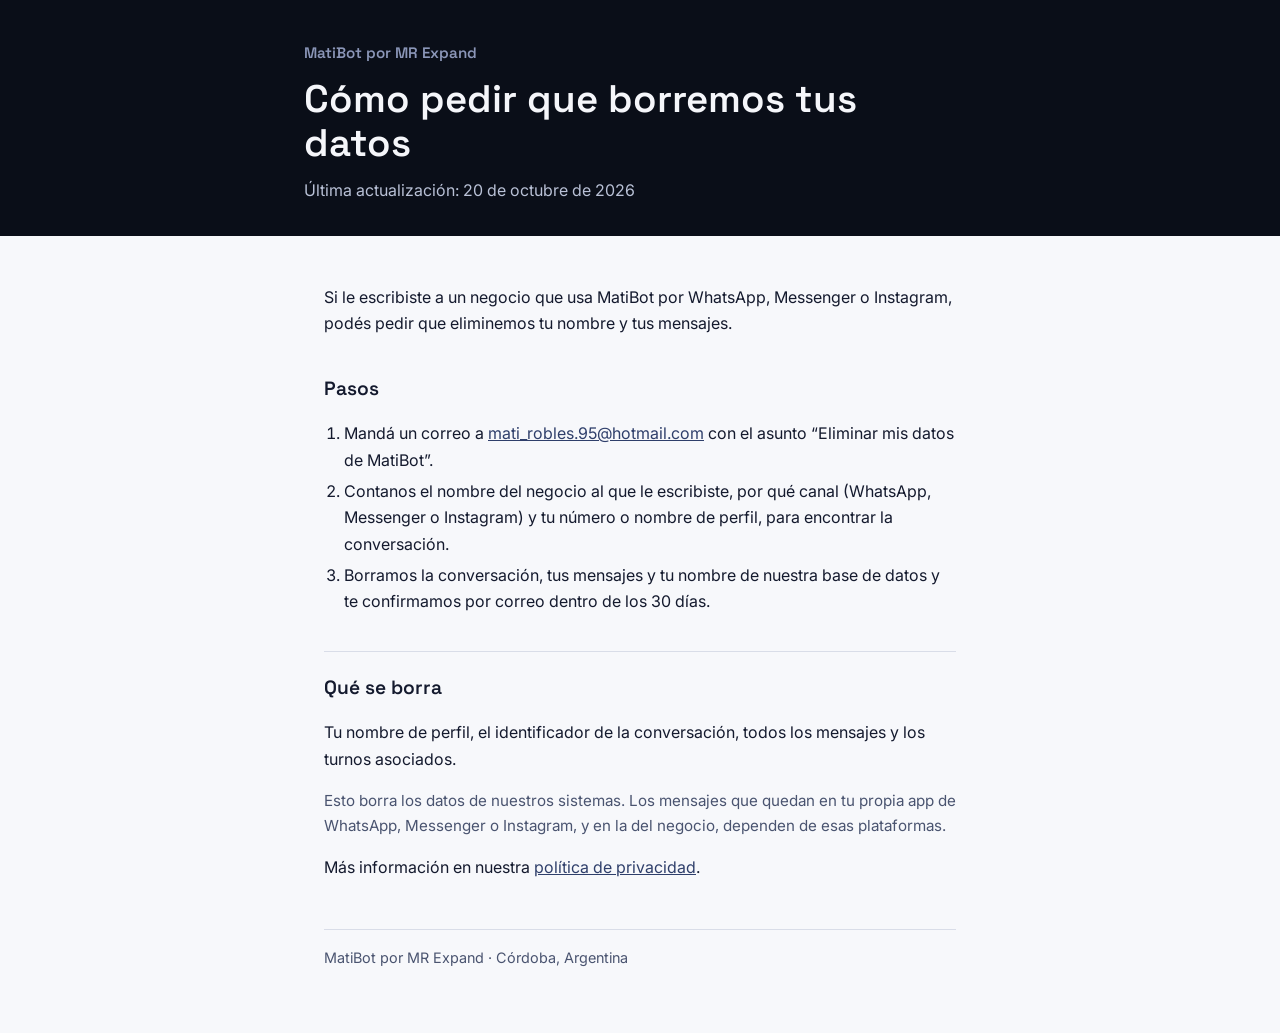
<file: eliminacion-datos.html>
<!doctype html>
<html lang="es">
<head>
<!-- Google Tag Manager -->
<script>(function(w,d,s,l,i){w[l]=w[l]||[];w[l].push({'gtm.start':
new Date().getTime(),event:'gtm.js'});var f=d.getElementsByTagName(s)[0],
j=d.createElement(s),dl=l!='dataLayer'?'&l='+l:'';j.async=true;j.src=
'https://www.googletagmanager.com/gtm.js?id='+i+dl;f.parentNode.insertBefore(j,f);
})(window,document,'script','dataLayer','GTM-M6Z4MGD2');</script>
<!-- End Google Tag Manager -->
<meta charset="utf-8">
<meta name="viewport" content="width=device-width, initial-scale=1">
<title>Eliminación de datos de MatiBot</title>
<link rel="preconnect" href="https://fonts.googleapis.com">
<link href="https://fonts.googleapis.com/css2?family=Inter:wght@400;600&family=Space+Grotesk:wght@600&display=swap" rel="stylesheet">
<link rel="stylesheet" href="estilo.css">
</head>
<body>
<!-- Google Tag Manager (noscript) -->
<noscript><iframe src="https://www.googletagmanager.com/ns.html?id=GTM-M6Z4MGD2"
height="0" width="0" style="display:none;visibility:hidden"></iframe></noscript>
<!-- End Google Tag Manager (noscript) -->
<header><div class="ancho">
<p class="marca">MatiBot por MR Expand</p>
<h1>Cómo pedir que borremos tus datos</h1>
<p>Última actualización: 20 de octubre de 2026</p>
</div></header>
<main>
<p>Si le escribiste a un negocio que usa MatiBot por WhatsApp, Messenger o Instagram, podés pedir que eliminemos tu nombre y tus mensajes.</p>

<h2>Pasos</h2>
<ol>
<li>Mandá un correo a <a href="mailto:mati_robles.95@hotmail.com?subject=Eliminar%20mis%20datos%20de%20MatiBot">mati_robles.95@hotmail.com</a> con el asunto “Eliminar mis datos de MatiBot”.</li>
<li>Contanos el nombre del negocio al que le escribiste, por qué canal (WhatsApp, Messenger o Instagram) y tu número o nombre de perfil, para encontrar la conversación.</li>
<li>Borramos la conversación, tus mensajes y tu nombre de nuestra base de datos y te confirmamos por correo dentro de los 30 días.</li>
</ol>

<h2>Qué se borra</h2>
<p>Tu nombre de perfil, el identificador de la conversación, todos los mensajes y los turnos asociados.</p>
<p class="nota">Esto borra los datos de nuestros sistemas. Los mensajes que quedan en tu propia app de WhatsApp, Messenger o Instagram, y en la del negocio, dependen de esas plataformas.</p>

<p>Más información en nuestra <a href="privacidad.html">política de privacidad</a>.</p>
<footer>MatiBot por MR Expand · Córdoba, Argentina</footer>
</main>
</body>
</html>
</file>
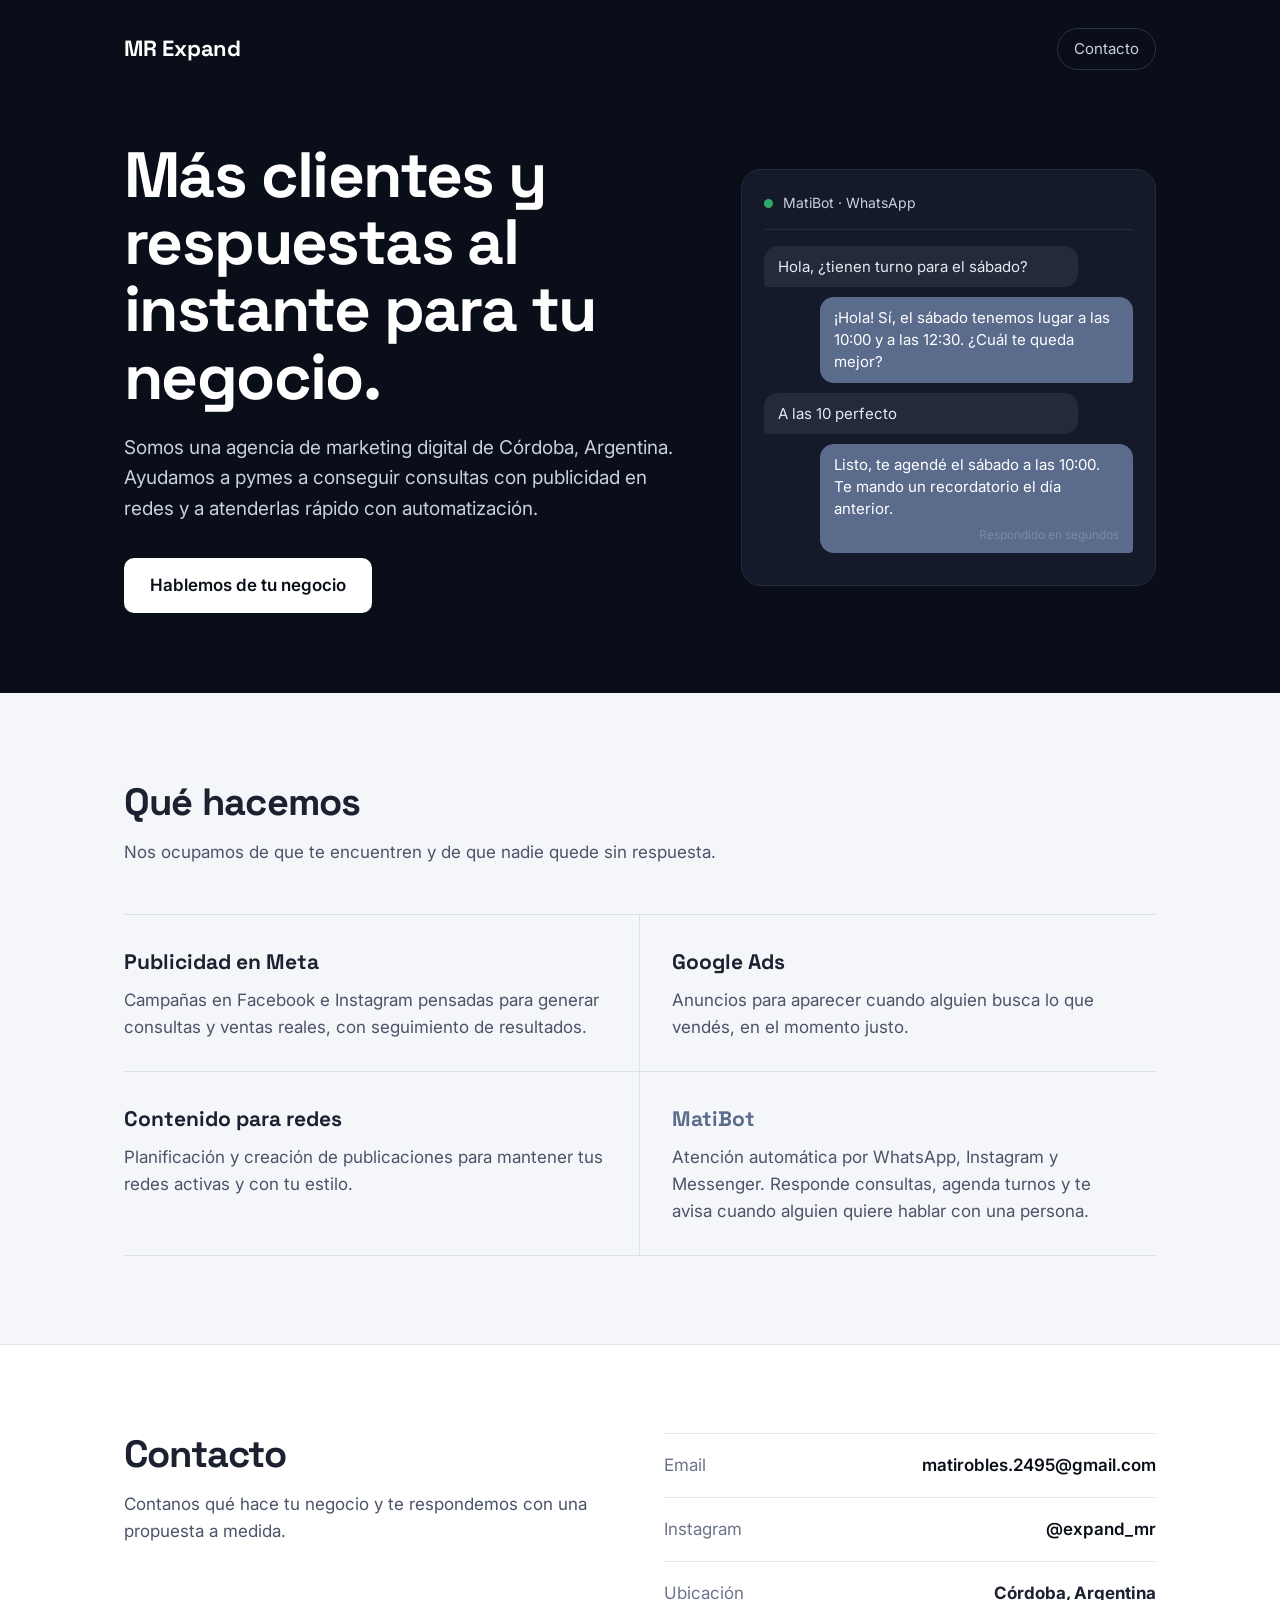
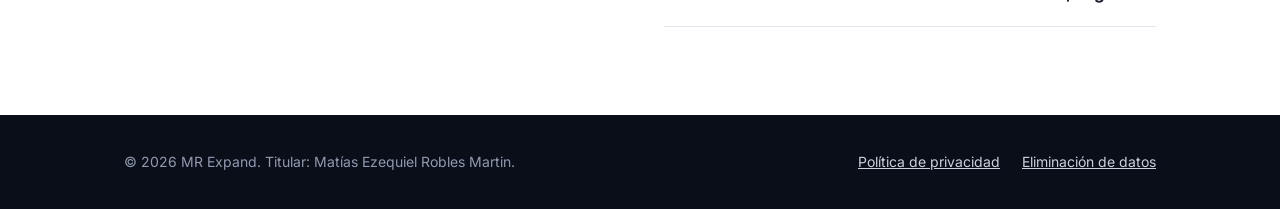
<file: index (2).html>
<!DOCTYPE html>
<html lang="es">
<head>
<meta charset="UTF-8">
<meta name="viewport" content="width=device-width, initial-scale=1">
<title>MR Expand · Marketing digital y automatización para pymes</title>
<meta name="description" content="MR Expand es una agencia de marketing digital en Córdoba, Argentina. Publicidad en Meta y Google, contenido para redes y MatiBot, atención automática por WhatsApp, Instagram y Messenger.">
<link rel="preconnect" href="https://fonts.googleapis.com">
<link rel="preconnect" href="https://fonts.gstatic.com" crossorigin>
<link href="https://fonts.googleapis.com/css2?family=Space+Grotesk:wght@500;700&family=Inter:wght@400;500;600&display=swap" rel="stylesheet">
<style>
  :root{
    --navy:#0A0E18;
    --navy-2:#141a29;
    --slate:#5B6B8C;
    --mist:#C9D1E0;
    --paper:#F5F6F9;
    --ink:#1B2130;
    --wa:#2FA866;
  }
  *{box-sizing:border-box;margin:0;padding:0}
  html{scroll-behavior:smooth}
  body{font-family:Inter,system-ui,-apple-system,"Segoe UI",sans-serif;color:var(--ink);background:var(--paper);line-height:1.6;font-size:17px}
  a{color:inherit}
  a:focus-visible{outline:2px solid var(--slate);outline-offset:3px;border-radius:4px}
  .wrap{max-width:1080px;margin:0 auto;padding:0 24px}

  /* Hero */
  header{background:var(--navy);color:#fff;padding:28px 0 80px}
  nav{display:flex;justify-content:space-between;align-items:center;margin-bottom:72px}
  .logo{font-family:"Space Grotesk",sans-serif;font-weight:700;font-size:22px;letter-spacing:-.01em;text-decoration:none}
  nav a.cta-small{font-size:15px;text-decoration:none;color:var(--mist);border:1px solid #2a3348;padding:8px 16px;border-radius:999px}
  nav a.cta-small:hover{color:#fff;border-color:var(--slate)}
  .hero{display:grid;grid-template-columns:1.15fr .85fr;gap:56px;align-items:center}
  h1{font-family:"Space Grotesk",sans-serif;font-weight:700;font-size:clamp(38px,5.6vw,64px);line-height:1.05;letter-spacing:-.025em;margin-bottom:22px}
  .lead{color:var(--mist);font-size:19px;max-width:34em;margin-bottom:34px}
  .btn{display:inline-block;background:#fff;color:var(--navy);text-decoration:none;font-weight:600;padding:14px 26px;border-radius:10px}
  .btn:hover{background:var(--mist)}

  /* Chat demo */
  .chat{background:var(--navy-2);border:1px solid #232b3d;border-radius:20px;padding:22px;font-size:15px}
  .chat-head{display:flex;align-items:center;gap:10px;padding-bottom:14px;margin-bottom:16px;border-bottom:1px solid #232b3d;color:var(--mist);font-size:14px}
  .dot{width:9px;height:9px;border-radius:50%;background:var(--wa)}
  .msg{max-width:85%;padding:10px 14px;border-radius:14px;margin-bottom:10px;line-height:1.45}
  .in{background:#222a3b;color:#e6e9f0;border-bottom-left-radius:4px}
  .out{background:var(--slate);color:#fff;margin-left:auto;border-bottom-right-radius:4px}
  .chat small{display:block;color:#7d89a3;font-size:12px;margin-top:6px;text-align:right}

  /* Sections */
  section{padding:88px 0}
  h2{font-family:"Space Grotesk",sans-serif;font-weight:700;font-size:clamp(28px,3.4vw,38px);letter-spacing:-.02em;line-height:1.15;margin-bottom:14px}
  .intro{color:#4a5368;max-width:38em;margin-bottom:48px}
  .services{display:grid;grid-template-columns:repeat(2,1fr);gap:0;border-top:1px solid #dde1ea}
  .service{padding:30px 32px 30px 0;border-bottom:1px solid #dde1ea}
  .service:nth-child(odd){border-right:1px solid #dde1ea}
  .service:nth-child(even){padding-left:32px}
  .service h3{font-family:"Space Grotesk",sans-serif;font-size:21px;font-weight:700;margin-bottom:8px}
  .service p{color:#4a5368;max-width:30em}
  .service.featured h3{color:var(--slate)}

  /* Contact */
  .contact{background:#fff;border-top:1px solid #e3e6ee}
  .contact-grid{display:grid;grid-template-columns:1fr 1fr;gap:48px;align-items:start}
  .channels{list-style:none}
  .channels li{padding:18px 0;border-bottom:1px solid #e3e6ee;display:flex;justify-content:space-between;gap:16px;flex-wrap:wrap}
  .channels li:first-child{border-top:1px solid #e3e6ee}
  .channels span{color:#6b7488}
  .channels a{font-weight:600;text-decoration:none;color:var(--navy)}
  .channels a:hover{text-decoration:underline}

  footer{background:var(--navy);color:#8f9ab2;padding:36px 0;font-size:14px}
  .foot{display:flex;justify-content:space-between;gap:20px;flex-wrap:wrap}
  footer a{color:var(--mist)}
  footer nav{margin:0;gap:22px}

  @media (max-width:820px){
    .hero,.contact-grid{grid-template-columns:1fr}
    .services{grid-template-columns:1fr}
    .service,.service:nth-child(even){padding:26px 0;border-right:none}
    header{padding-bottom:64px}
    nav{margin-bottom:48px}
    section{padding:64px 0}
  }
</style>
</head>
<body>

<header>
  <div class="wrap">
    <nav>
      <a class="logo" href="./">MR Expand</a>
      <a class="cta-small" href="#contacto">Contacto</a>
    </nav>
    <div class="hero">
      <div>
        <h1>Más clientes y respuestas al instante para tu negocio.</h1>
        <p class="lead">Somos una agencia de marketing digital de Córdoba, Argentina. Ayudamos a pymes a conseguir consultas con publicidad en redes y a atenderlas rápido con automatización.</p>
        <a class="btn" href="#contacto">Hablemos de tu negocio</a>
      </div>
      <div class="chat" aria-label="Ejemplo de conversación atendida por MatiBot">
        <div class="chat-head"><span class="dot"></span>MatiBot · WhatsApp</div>
        <div class="msg in">Hola, ¿tienen turno para el sábado?</div>
        <div class="msg out">¡Hola! Sí, el sábado tenemos lugar a las 10:00 y a las 12:30. ¿Cuál te queda mejor?</div>
        <div class="msg in">A las 10 perfecto</div>
        <div class="msg out">Listo, te agendé el sábado a las 10:00. Te mando un recordatorio el día anterior.<small>Respondido en segundos</small></div>
      </div>
    </div>
  </div>
</header>

<main>
  <section id="servicios">
    <div class="wrap">
      <h2>Qué hacemos</h2>
      <p class="intro">Nos ocupamos de que te encuentren y de que nadie quede sin respuesta.</p>
      <div class="services">
        <div class="service">
          <h3>Publicidad en Meta</h3>
          <p>Campañas en Facebook e Instagram pensadas para generar consultas y ventas reales, con seguimiento de resultados.</p>
        </div>
        <div class="service">
          <h3>Google Ads</h3>
          <p>Anuncios para aparecer cuando alguien busca lo que vendés, en el momento justo.</p>
        </div>
        <div class="service">
          <h3>Contenido para redes</h3>
          <p>Planificación y creación de publicaciones para mantener tus redes activas y con tu estilo.</p>
        </div>
        <div class="service featured">
          <h3>MatiBot</h3>
          <p>Atención automática por WhatsApp, Instagram y Messenger. Responde consultas, agenda turnos y te avisa cuando alguien quiere hablar con una persona.</p>
        </div>
      </div>
    </div>
  </section>

  <section class="contact" id="contacto">
    <div class="wrap contact-grid">
      <div>
        <h2>Contacto</h2>
        <p class="intro">Contanos qué hace tu negocio y te respondemos con una propuesta a medida.</p>
      </div>
      <ul class="channels">
        <li><span>Email</span><a href="mailto:matirobles.2495@gmail.com">matirobles.2495@gmail.com</a></li>
        <li><span>Instagram</span><a href="https://www.instagram.com/expand_mr/" target="_blank" rel="noopener">@expand_mr</a></li>
        <li><span>Ubicación</span><strong>Córdoba, Argentina</strong></li>
      </ul>
    </div>
  </section>
</main>

<footer>
  <div class="wrap foot">
    <span>© 2026 MR Expand. Titular: Matías Ezequiel Robles Martin.</span>
    <nav>
      <a href="privacidad.html">Política de privacidad</a>
      <a href="eliminacion-datos.html">Eliminación de datos</a>
    </nav>
  </div>
</footer>

</body>
</html>
</file>
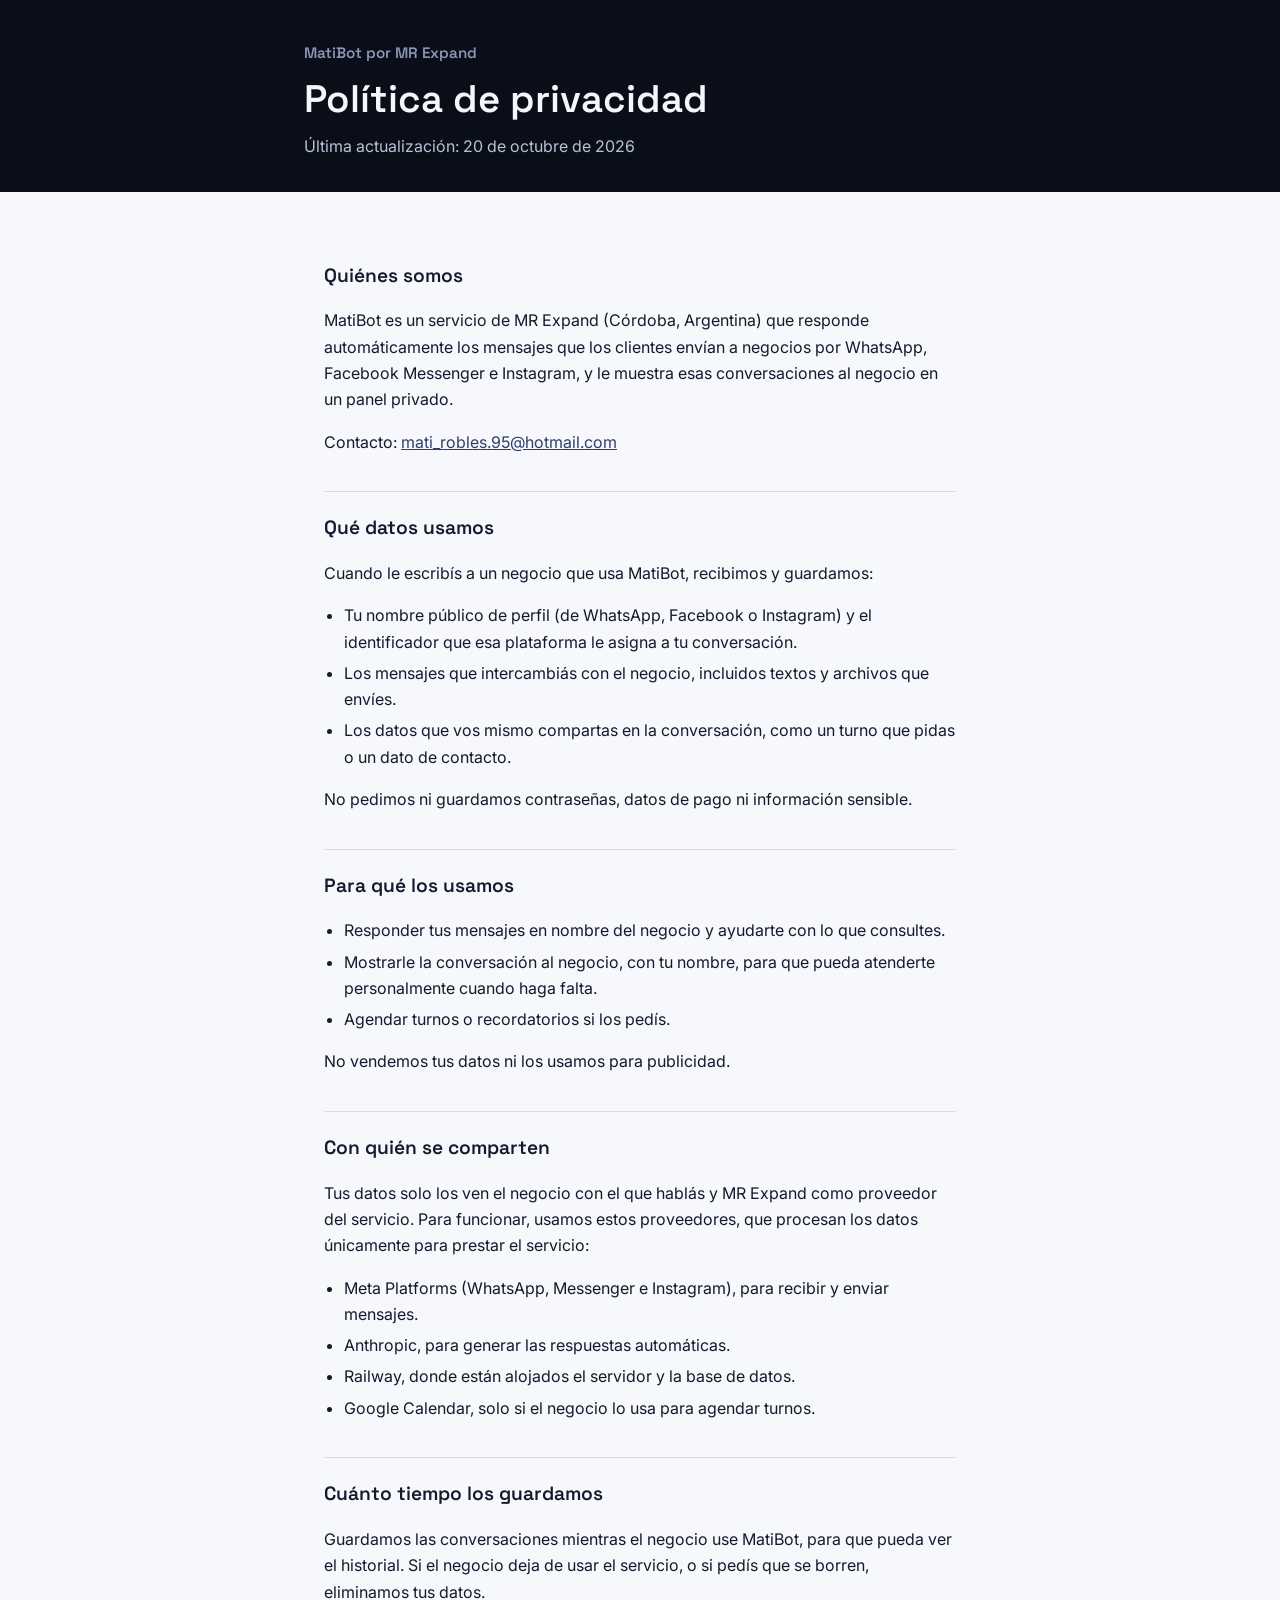
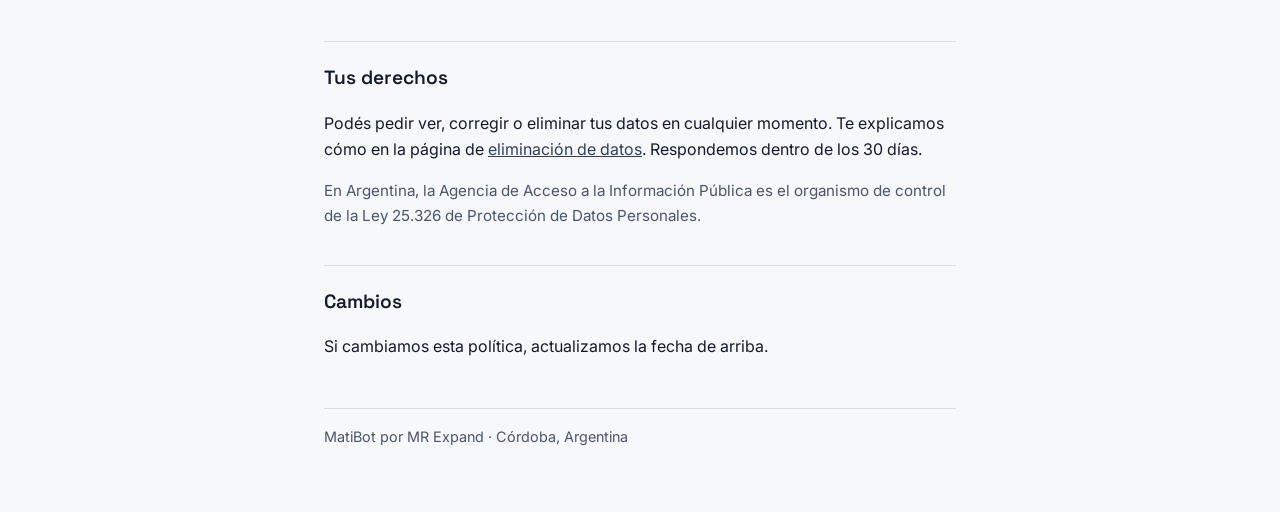
<file: privacidad.html>
<!doctype html>
<html lang="es">
<head>
<!-- Google Tag Manager -->
<script>(function(w,d,s,l,i){w[l]=w[l]||[];w[l].push({'gtm.start':
new Date().getTime(),event:'gtm.js'});var f=d.getElementsByTagName(s)[0],
j=d.createElement(s),dl=l!='dataLayer'?'&l='+l:'';j.async=true;j.src=
'https://www.googletagmanager.com/gtm.js?id='+i+dl;f.parentNode.insertBefore(j,f);
})(window,document,'script','dataLayer','GTM-M6Z4MGD2');</script>
<!-- End Google Tag Manager -->
<meta charset="utf-8">
<meta name="viewport" content="width=device-width, initial-scale=1">
<title>Política de privacidad de MatiBot</title>
<link rel="preconnect" href="https://fonts.googleapis.com">
<link href="https://fonts.googleapis.com/css2?family=Inter:wght@400;600&family=Space+Grotesk:wght@600&display=swap" rel="stylesheet">
<link rel="stylesheet" href="estilo.css">
</head>
<body>
<!-- Google Tag Manager (noscript) -->
<noscript><iframe src="https://www.googletagmanager.com/ns.html?id=GTM-M6Z4MGD2"
height="0" width="0" style="display:none;visibility:hidden"></iframe></noscript>
<!-- End Google Tag Manager (noscript) -->
<header><div class="ancho">
<p class="marca">MatiBot por MR Expand</p>
<h1>Política de privacidad</h1>
<p>Última actualización: 20 de octubre de 2026</p>
</div></header>
<main>
<h2>Quiénes somos</h2>
<p>MatiBot es un servicio de MR Expand (Córdoba, Argentina) que responde automáticamente los mensajes que los clientes envían a negocios por WhatsApp, Facebook Messenger e Instagram, y le muestra esas conversaciones al negocio en un panel privado.</p>
<p>Contacto: <a href="mailto:mati_robles.95@hotmail.com">mati_robles.95@hotmail.com</a></p>

<h2>Qué datos usamos</h2>
<p>Cuando le escribís a un negocio que usa MatiBot, recibimos y guardamos:</p>
<ul>
<li>Tu nombre público de perfil (de WhatsApp, Facebook o Instagram) y el identificador que esa plataforma le asigna a tu conversación.</li>
<li>Los mensajes que intercambiás con el negocio, incluidos textos y archivos que envíes.</li>
<li>Los datos que vos mismo compartas en la conversación, como un turno que pidas o un dato de contacto.</li>
</ul>
<p>No pedimos ni guardamos contraseñas, datos de pago ni información sensible.</p>

<h2>Para qué los usamos</h2>
<ul>
<li>Responder tus mensajes en nombre del negocio y ayudarte con lo que consultes.</li>
<li>Mostrarle la conversación al negocio, con tu nombre, para que pueda atenderte personalmente cuando haga falta.</li>
<li>Agendar turnos o recordatorios si los pedís.</li>
</ul>
<p>No vendemos tus datos ni los usamos para publicidad.</p>

<h2>Con quién se comparten</h2>
<p>Tus datos solo los ven el negocio con el que hablás y MR Expand como proveedor del servicio. Para funcionar, usamos estos proveedores, que procesan los datos únicamente para prestar el servicio:</p>
<ul>
<li>Meta Platforms (WhatsApp, Messenger e Instagram), para recibir y enviar mensajes.</li>
<li>Anthropic, para generar las respuestas automáticas.</li>
<li>Railway, donde están alojados el servidor y la base de datos.</li>
<li>Google Calendar, solo si el negocio lo usa para agendar turnos.</li>
</ul>

<h2>Cuánto tiempo los guardamos</h2>
<p>Guardamos las conversaciones mientras el negocio use MatiBot, para que pueda ver el historial. Si el negocio deja de usar el servicio, o si pedís que se borren, eliminamos tus datos.</p>

<h2>Tus derechos</h2>
<p>Podés pedir ver, corregir o eliminar tus datos en cualquier momento. Te explicamos cómo en la página de <a href="eliminacion-datos.html">eliminación de datos</a>. Respondemos dentro de los 30 días.</p>
<p class="nota">En Argentina, la Agencia de Acceso a la Información Pública es el organismo de control de la Ley 25.326 de Protección de Datos Personales.</p>

<h2>Cambios</h2>
<p>Si cambiamos esta política, actualizamos la fecha de arriba.</p>
<footer>MatiBot por MR Expand · Córdoba, Argentina</footer>
</main>
</body>
</html>
</file>
<file: estilo.css>
:root{--tinta:#141A2E;--suave:#4A5470;--linea:#D9DDE8;--fondo:#F7F8FB;--navy:#0A0E18;--acento:#5B6B8C}
*{box-sizing:border-box}
body{margin:0;background:var(--fondo);color:var(--tinta);font:16px/1.65 Inter,system-ui,-apple-system,"Segoe UI",sans-serif}
header{background:var(--navy);color:#F5F6FA;padding:2.5rem 1.25rem 2rem}
header .marca{font-family:"Space Grotesk",Inter,sans-serif;font-weight:600;color:#8B96B8;margin:0 0 .75rem;font-size:.95rem}
header h1{font-family:"Space Grotesk",Inter,sans-serif;font-weight:600;font-size:clamp(1.7rem,4vw,2.4rem);line-height:1.15;margin:0;max-width:40rem}
header p{color:#B9C1D6;margin:.75rem 0 0}
main{max-width:42rem;margin:0 auto;padding:2rem 1.25rem 4rem}
.ancho{max-width:42rem;margin:0 auto}
h2{font-family:"Space Grotesk",Inter,sans-serif;font-weight:600;font-size:1.2rem;margin:2.25rem 0 .5rem;padding-top:1.25rem;border-top:1px solid var(--linea)}
h2:first-of-type{border-top:0;padding-top:0}
ul,ol{padding-left:1.25rem}
li{margin:.3rem 0}
a{color:#2F3F6B}
a:focus-visible{outline:2px solid var(--acento);outline-offset:2px}
.nota{color:var(--suave);font-size:.95rem}
footer{color:var(--suave);font-size:.9rem;border-top:1px solid var(--linea);margin-top:3rem;padding-top:1rem}
</file>
